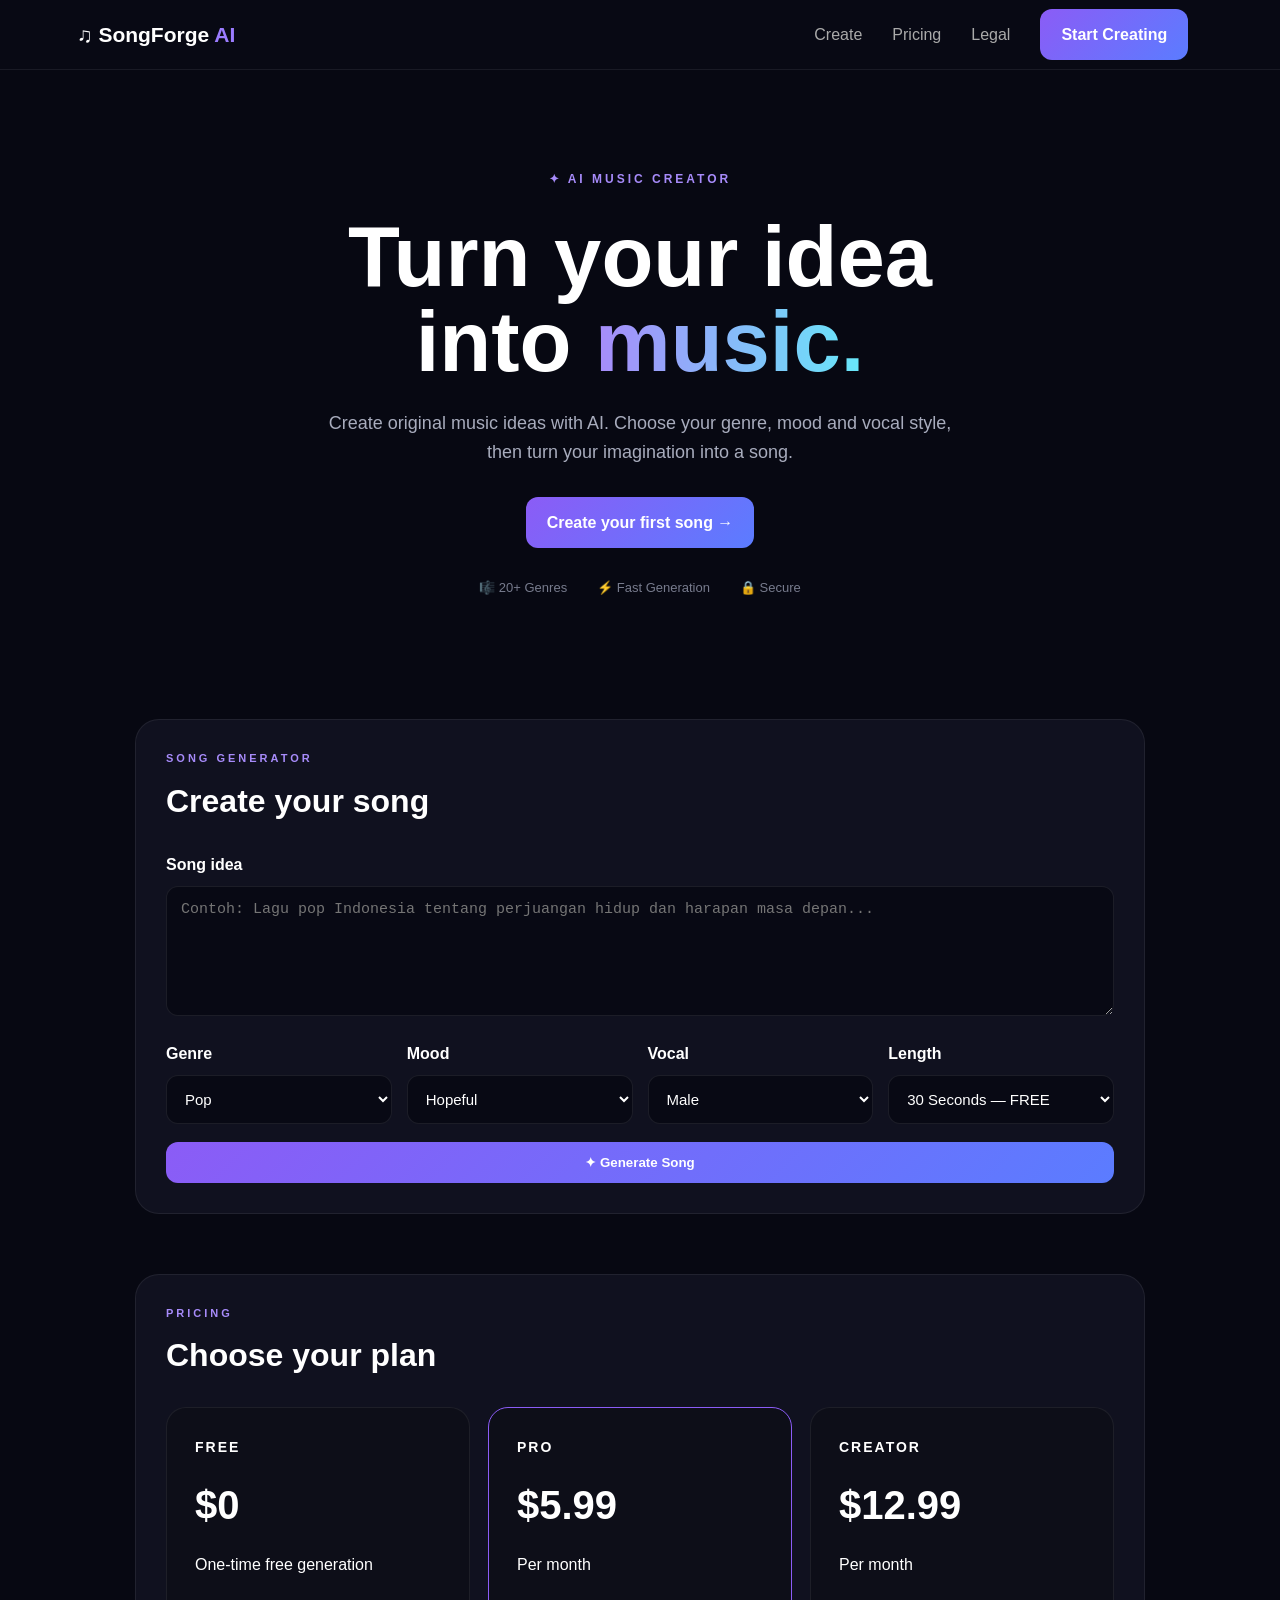
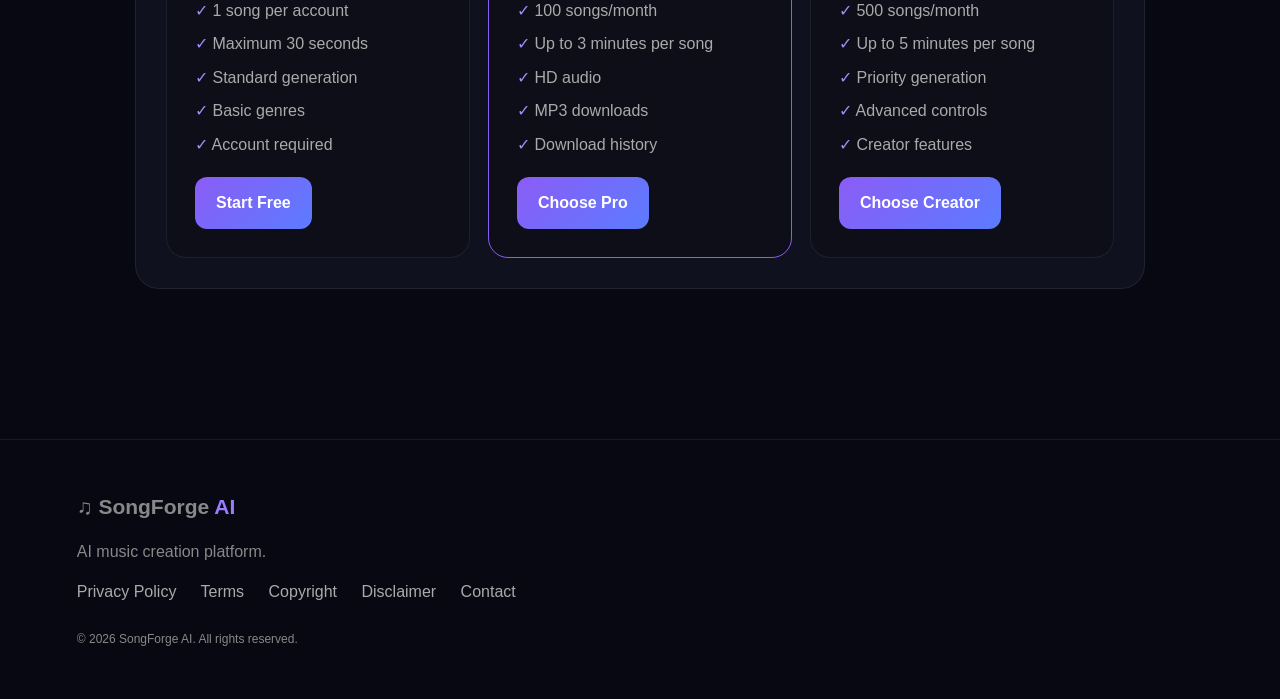
<file: index.html>
<!DOCTYPE html>
<html lang="id">
<head>
<meta charset="UTF-8">
<meta name="viewport" content="width=device-width, initial-scale=1.0">
<title>SongForge AI — AI Music Creator</title>
<meta name="description" content="SongForge AI - Create music with artificial intelligence.">
<style>
*{box-sizing:border-box;margin:0;padding:0}
body{
font-family:Arial,Helvetica,sans-serif;
background:#070812;
color:#fff;
line-height:1.6
}
nav{
height:70px;
display:flex;
align-items:center;
padding:0 6%;
border-bottom:1px solid #ffffff12;
background:#080914;
position:sticky;
top:0;
z-index:10
}
.logo{
font-size:21px;
font-weight:800;
margin-right:auto
}
.logo span{color:#9b7cff}
nav a{
color:#aaa;
text-decoration:none;
margin:0 15px
}
.btn{
display:inline-block;
padding:13px 21px;
border-radius:12px;
background:linear-gradient(135deg,#8b5cf6,#5b7cff);
color:white;
text-decoration:none;
font-weight:bold;
border:0;
cursor:pointer
}
.hero{
max-width:1050px;
margin:auto;
text-align:center;
padding:100px 20px
}
.badge{
color:#a78bfa;
font-size:12px;
font-weight:bold;
letter-spacing:3px
}
h1{
font-size:clamp(48px,8vw,85px);
line-height:1;
margin:25px 0
}
h1 span{
background:linear-gradient(90deg,#a78bfa,#67e8f9);
-webkit-background-clip:text;
color:transparent
}
.hero p{
max-width:650px;
margin:0 auto 30px;
color:#a8acbd;
font-size:18px
}
.stats{
display:flex;
justify-content:center;
gap:30px;
margin-top:30px;
color:#777b8d;
font-size:13px
}
.container{
max-width:1050px;
margin:auto;
padding:20px
}
.card{
background:#10111f;
border:1px solid #ffffff12;
border-radius:24px;
padding:30px;
margin-bottom:60px
}
.title{
color:#a78bfa;
font-size:11px;
font-weight:bold;
letter-spacing:3px
}
h2{
font-size:32px;
margin:8px 0 25px
}
textarea,select{
width:100%;
background:#080914;
border:1px solid #ffffff15;
border-radius:12px;
padding:14px;
color:white;
margin-top:8px;
font-size:15px
}
textarea{
height:130px;
resize:vertical
}
label{
display:block;
font-weight:bold;
margin-bottom:18px
}
.grid{
display:grid;
grid-template-columns:repeat(4,1fr);
gap:15px
}
.full{width:100%}
.result{
margin-top:25px;
padding:20px;
border-radius:18px;
background:#080914;
border:1px solid #ffffff12;
display:none
}
.pricing{
display:grid;
grid-template-columns:repeat(3,1fr);
gap:18px
}
.price{
background:#0d0e18;
border:1px solid #ffffff12;
padding:28px;
border-radius:20px
}
.price.featured{
border-color:#8b5cf6
}
.price h3{
font-size:14px;
letter-spacing:2px
}
.price strong{
display:block;
font-size:40px;
margin:15px 0
}
.price ul{
list-style:none;
color:#aaa;
margin:20px 0
}
.price li{
margin:8px 0
}
.price li:before{
content:"✓ ";
color:#a78bfa
}
footer{
border-top:1px solid #ffffff12;
padding:50px 6%;
margin-top:70px;
color:#888
}
footer a{
color:#aaa;
margin-right:20px;
text-decoration:none
}
@media(max-width:700px){
nav a{display:none}
.grid,.pricing{grid-template-columns:1fr}
.stats{flex-direction:column;gap:8px}
.hero{padding:70px 20px}
}
</style>
</head>

<body>

<nav>
<div class="logo">♫ SongForge <span>AI</span></div>
<a href="#create">Create</a>
<a href="#pricing">Pricing</a>
<a href="#legal">Legal</a>
<a class="btn" href="#create">Start Creating</a>
</nav>

<section class="hero">
<div class="badge">✦ AI MUSIC CREATOR</div>

<h1>Turn your idea<br>into <span>music.</span></h1>

<p>
Create original music ideas with AI. Choose your genre,
mood and vocal style, then turn your imagination into a song.
</p>

<a class="btn" href="#create">Create your first song →</a>

<div class="stats">
<span>🎼 20+ Genres</span>
<span>⚡ Fast Generation</span>
<span>🔒 Secure</span>
</div>
</section>

<div class="container">

<section id="create" class="card">

<div class="title">SONG GENERATOR</div>

<h2>Create your song</h2>

<form id="generator">

<label>
Song idea
<textarea id="prompt" placeholder="Contoh: Lagu pop Indonesia tentang perjuangan hidup dan harapan masa depan..." required></textarea>
</label>

<div class="grid">

<label>
Genre
<select id="genre">
<option>Pop</option>
<option>Rock</option>
<option>EDM</option>
<option>Hip-Hop</option>
<option>R&B</option>
<option>Jazz</option>
<option>Blues</option>
<option>Reggae</option>
<option>Gospel / Rohani</option>
<option>Classical</option>
<option>Lo-fi</option>
<option>Country</option>
<option>Dangdut</option>
<option>Cinematic</option>
</select>
</label>

<label>
Mood
<select id="mood">
<option>Hopeful</option>
<option>Happy</option>
<option>Sad</option>
<option>Epic</option>
<option>Peaceful</option>
<option>Romantic</option>
<option>Energetic</option>
<option>Dark</option>
</select>
</label>

<label>
Vocal
<select id="vocal">
<option>Male</option>
<option>Female</option>
<option>Instrumental</option>
<option>Duet</option>
</select>
</label>

<label>
Length
<select id="length">
<option>30 Seconds — FREE</option>
<option>1 Minute — PRO</option>
<option>2 Minutes — PRO</option>
<option>3 Minutes — PRO</option>
<option>4 Minutes — CREATOR</option>
<option>5 Minutes — CREATOR</option>
</select>
</label>

</div>

<button class="btn full" type="submit">
✦ Generate Song
</button>

</form>

<div id="result" class="result">
<h3>🎵 Song Request Created</h3>
<p id="resultText"></p>
<p style="color:#999;margin-top:10px">
AI audio engine akan kita sambungkan pada tahap backend berikutnya.
</p>
</div>

</section>

<section id="pricing" class="card">

<div class="title">PRICING</div>

<h2>Choose your plan</h2>

<div class="pricing">

<div class="price">
<h3>FREE</h3>
<strong>$0</strong>
<p>One-time free generation</p>
<ul>
<li>1 song per account</li>
<li>Maximum 30 seconds</li>
<li>Standard generation</li>
<li>Basic genres</li>
<li>Account required</li>
</ul>
<a class="btn" href="#create">Start Free</a>
</div>

<div class="price featured">
<h3>PRO</h3>
<strong>$5.99</strong>
<p>Per month</p>
<ul>
<li>100 songs/month</li>
<li>Up to 3 minutes per song</li>
<li>HD audio</li>
<li>MP3 downloads</li>
<li>Download history</li>
</ul>
<a class="btn" href="#">Choose Pro</a>
</div>

<div class="price">
<h3>CREATOR</h3>
<strong>$12.99</strong>
<p>Per month</p>
<ul>
<li>500 songs/month</li>
<li>Up to 5 minutes per song</li>
<li>Priority generation</li>
<li>Advanced controls</li>
<li>Creator features</li>
</ul>
<a class="btn" href="#">Choose Creator</a>
</div>

</div>

</section>

</div>

<footer id="legal">

<div class="logo">♫ SongForge <span>AI</span></div>

<p style="margin:15px 0">
AI music creation platform.
</p>

<a href="legal/privacy.html">Privacy Policy</a>
<a href="legal/terms.html">Terms</a>
<a href="legal/copyright.html">Copyright</a>
<a href="legal/disclaimer.html">Disclaimer</a>
<a href="legal/contact.html">Contact</a>

<p style="margin-top:25px;font-size:12px">
© 2026 SongForge AI. All rights reserved.
</p>

</footer>

<script>
const form=document.getElementById("generator");

form.addEventListener("submit",function(e){

e.preventDefault();

const prompt=document.getElementById("prompt").value;
const genre=document.getElementById("genre").value;
const mood=document.getElementById("mood").value;
const vocal=document.getElementById("vocal").value;
const length=document.getElementById("length").value;

const used=localStorage.getItem("songforge_free_used");

if(used==="1"){
alert("Free generation sudah digunakan pada perangkat ini. Silakan upgrade ke Pro atau Creator.");
return;
}

document.getElementById("resultText").innerText=
length+" • "+genre+" • "+mood+" • "+vocal+" • "+prompt;

document.getElementById("result").style.display="block";

localStorage.setItem("songforge_free_used","1");

});
</script>

</body>
</html>
</file>
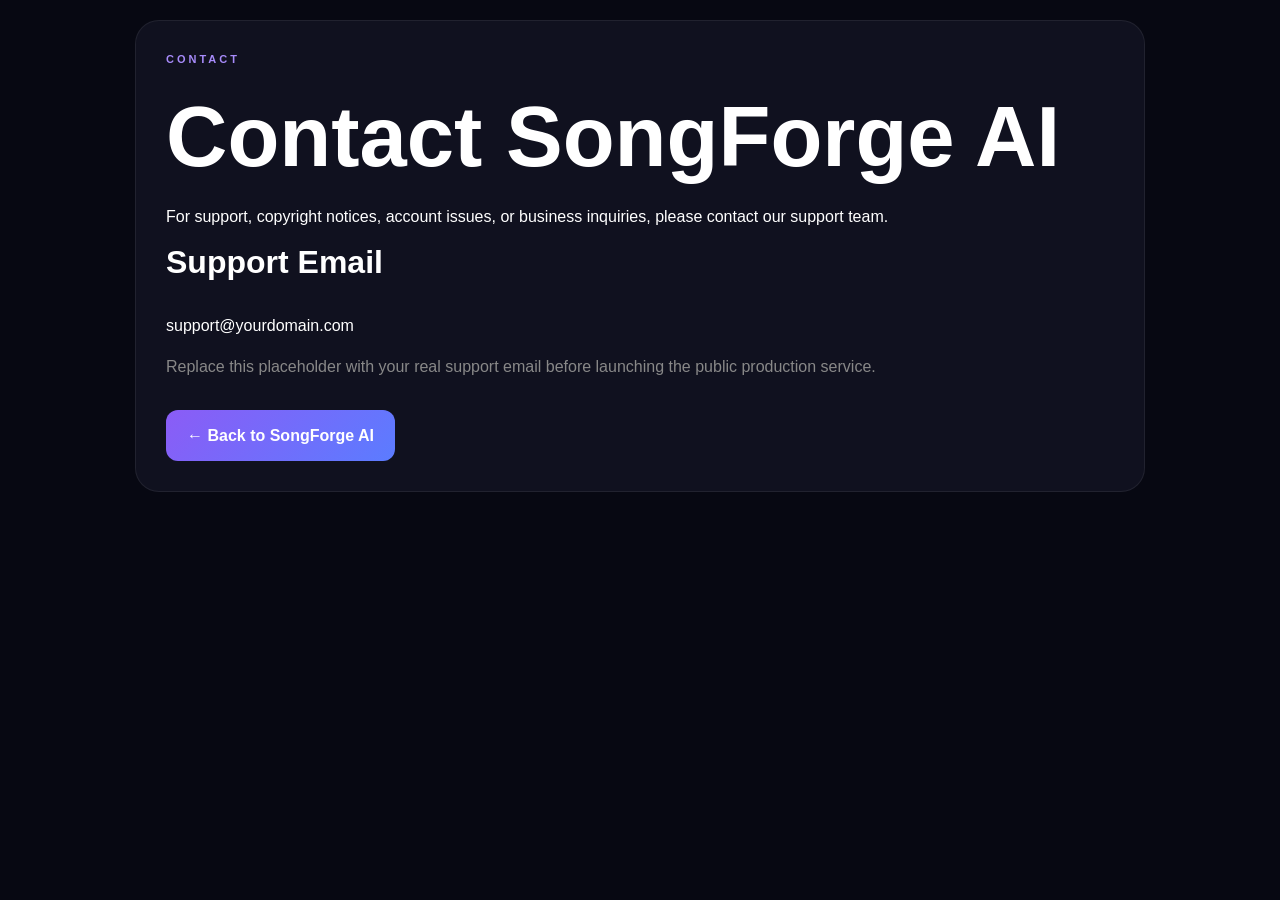
<file: legal/contact.html>
<!DOCTYPE html>
<html lang="en">
<head>
<meta charset="UTF-8">
<meta name="viewport" content="width=device-width,initial-scale=1">
<title>Contact — SongForge AI</title>
<link rel="stylesheet" href="../css/style.css">
</head>
<body>

<div class="container">
<section class="card">

<div class="title">CONTACT</div>
<h1>Contact SongForge AI</h1>

<p>
For support, copyright notices, account issues, or business inquiries,
please contact our support team.
</p>

<h2>Support Email</h2>

<p>
support@yourdomain.com
</p>

<p style="color:#888;margin-top:15px">
Replace this placeholder with your real support email before launching
the public production service.
</p>

<p style="margin-top:30px">
<a class="btn" href="../index.html">← Back to SongForge AI</a>
</p>

</section>
</div>

</body>
</html>
</file>
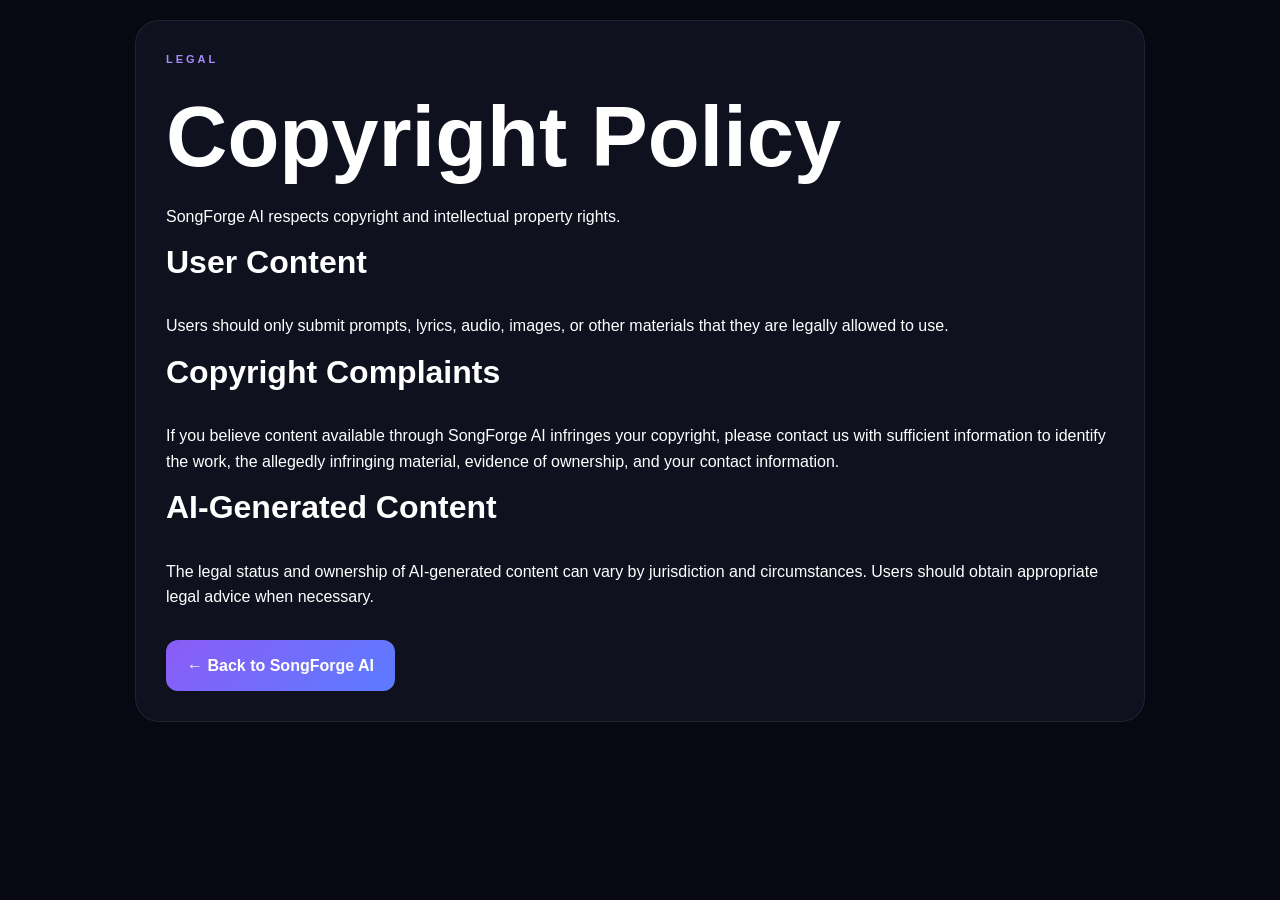
<file: legal/copyright.html>
<!DOCTYPE html>
<html lang="en">
<head>
<meta charset="UTF-8">
<meta name="viewport" content="width=device-width,initial-scale=1">
<title>Copyright Policy — SongForge AI</title>
<link rel="stylesheet" href="../css/style.css">
</head>
<body>

<div class="container">
<section class="card">

<div class="title">LEGAL</div>
<h1>Copyright Policy</h1>

<p>
SongForge AI respects copyright and intellectual property rights.
</p>

<h2>User Content</h2>
<p>
Users should only submit prompts, lyrics, audio, images, or other
materials that they are legally allowed to use.
</p>

<h2>Copyright Complaints</h2>
<p>
If you believe content available through SongForge AI infringes your
copyright, please contact us with sufficient information to identify
the work, the allegedly infringing material, evidence of ownership,
and your contact information.
</p>

<h2>AI-Generated Content</h2>
<p>
The legal status and ownership of AI-generated content can vary by
jurisdiction and circumstances. Users should obtain appropriate legal
advice when necessary.
</p>

<p style="margin-top:30px">
<a class="btn" href="../index.html">← Back to SongForge AI</a>
</p>

</section>
</div>

</body>
</html>
</file>
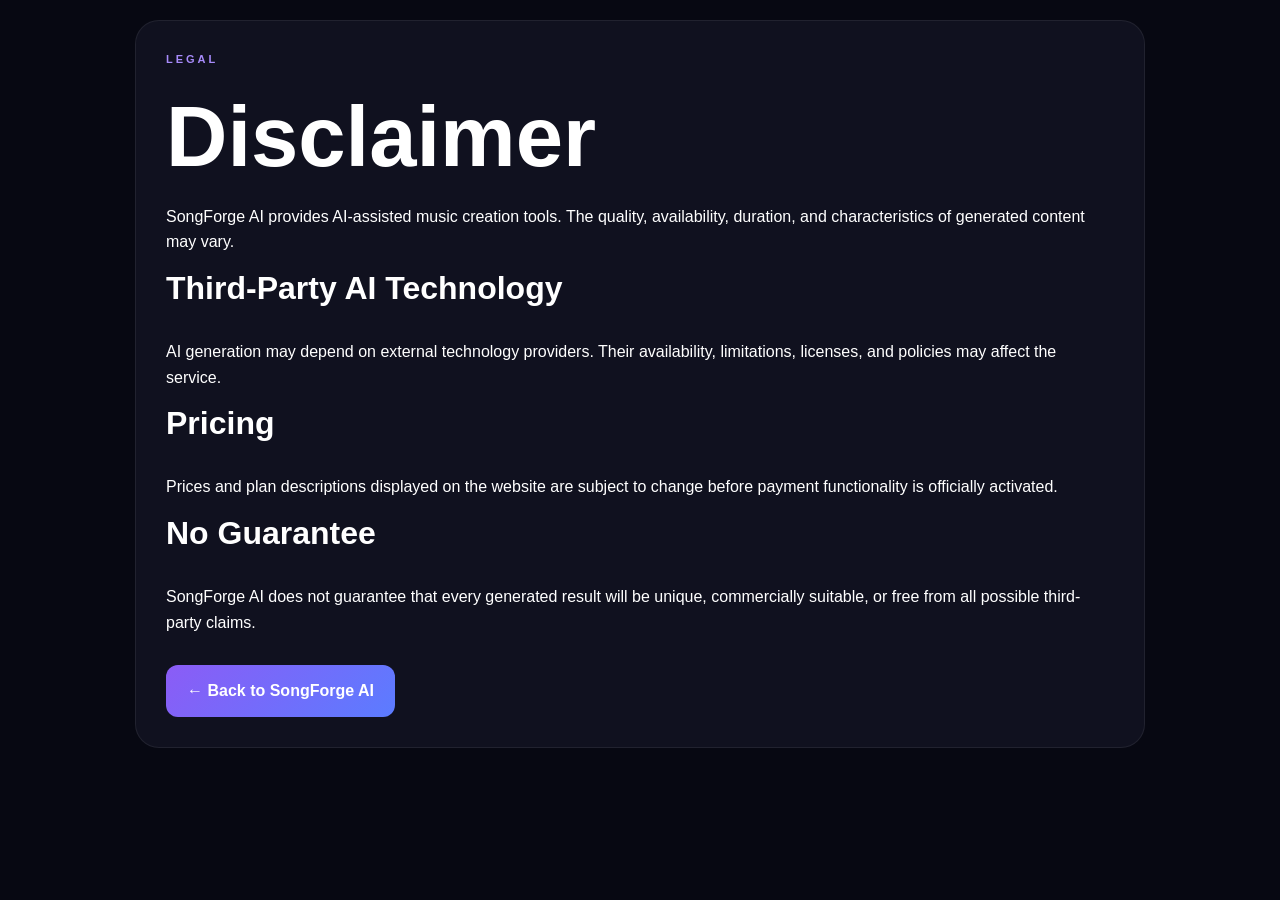
<file: legal/disclaimer.html>
<!DOCTYPE html>
<html lang="en">
<head>
<meta charset="UTF-8">
<meta name="viewport" content="width=device-width,initial-scale=1">
<title>Disclaimer — SongForge AI</title>
<link rel="stylesheet" href="../css/style.css">
</head>
<body>

<div class="container">
<section class="card">

<div class="title">LEGAL</div>
<h1>Disclaimer</h1>

<p>
SongForge AI provides AI-assisted music creation tools. The quality,
availability, duration, and characteristics of generated content may
vary.
</p>

<h2>Third-Party AI Technology</h2>
<p>
AI generation may depend on external technology providers. Their
availability, limitations, licenses, and policies may affect the
service.
</p>

<h2>Pricing</h2>
<p>
Prices and plan descriptions displayed on the website are subject to
change before payment functionality is officially activated.
</p>

<h2>No Guarantee</h2>
<p>
SongForge AI does not guarantee that every generated result will be
unique, commercially suitable, or free from all possible third-party
claims.
</p>

<p style="margin-top:30px">
<a class="btn" href="../index.html">← Back to SongForge AI</a>
</p>

</section>
</div>

</body>
</html>
</file>
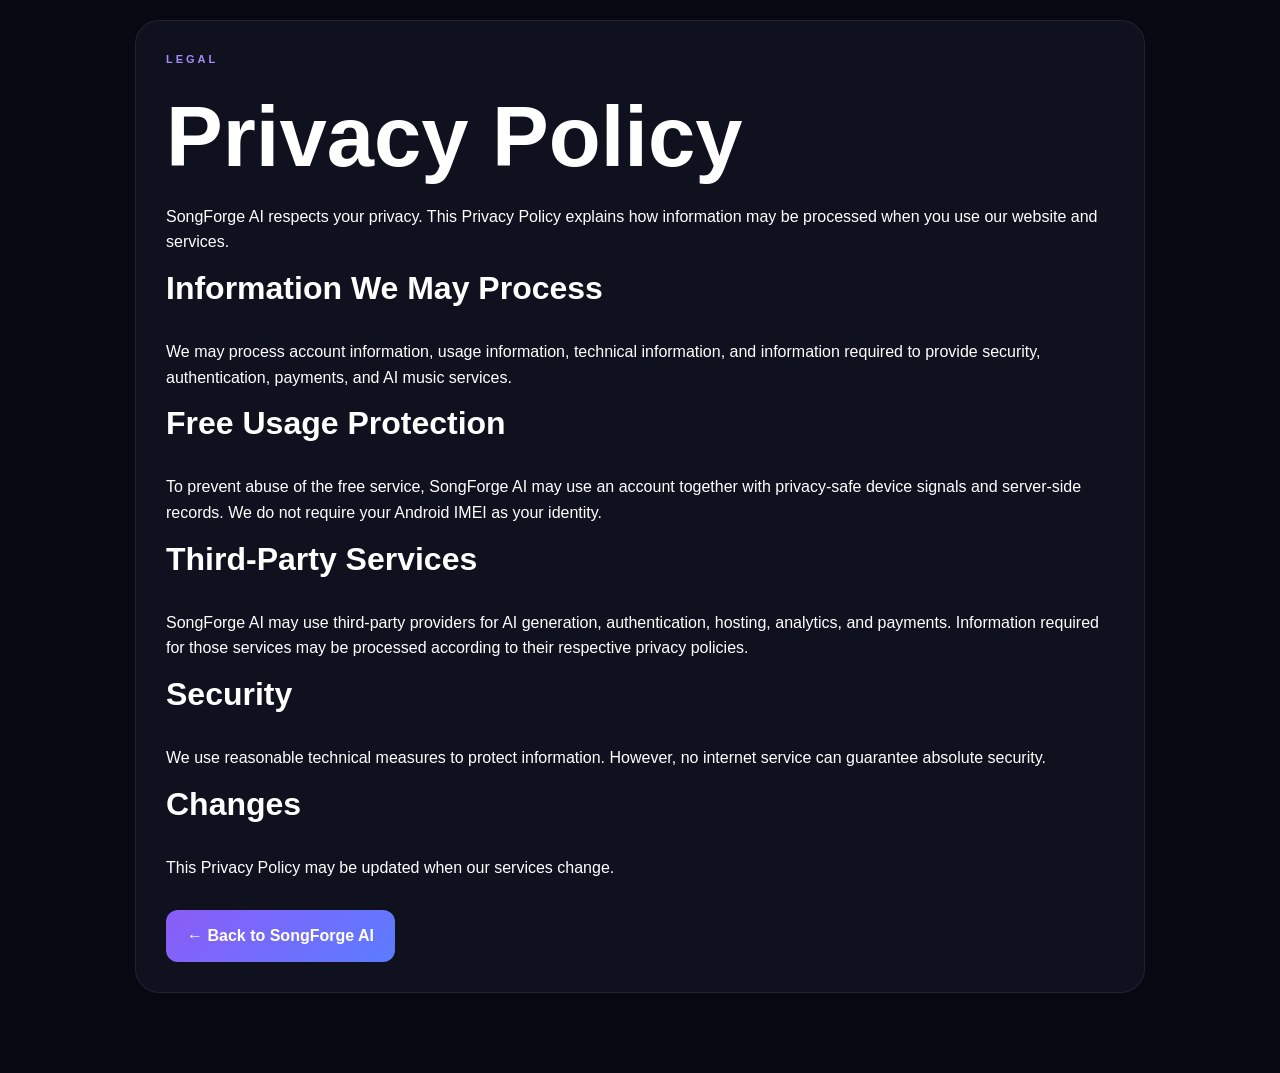
<file: legal/privacy.html>
<!DOCTYPE html>
<html lang="en">
<head>
<meta charset="UTF-8">
<meta name="viewport" content="width=device-width,initial-scale=1">
<title>Privacy Policy — SongForge AI</title>
<link rel="stylesheet" href="../css/style.css">
</head>
<body>

<div class="container">
<section class="card">

<div class="title">LEGAL</div>
<h1>Privacy Policy</h1>

<p>
SongForge AI respects your privacy. This Privacy Policy explains
how information may be processed when you use our website and services.
</p>

<h2>Information We May Process</h2>
<p>
We may process account information, usage information, technical
information, and information required to provide security,
authentication, payments, and AI music services.
</p>

<h2>Free Usage Protection</h2>
<p>
To prevent abuse of the free service, SongForge AI may use an account
together with privacy-safe device signals and server-side records.
We do not require your Android IMEI as your identity.
</p>

<h2>Third-Party Services</h2>
<p>
SongForge AI may use third-party providers for AI generation,
authentication, hosting, analytics, and payments. Information required
for those services may be processed according to their respective
privacy policies.
</p>

<h2>Security</h2>
<p>
We use reasonable technical measures to protect information.
However, no internet service can guarantee absolute security.
</p>

<h2>Changes</h2>
<p>
This Privacy Policy may be updated when our services change.
</p>

<p style="margin-top:30px">
<a class="btn" href="../index.html">← Back to SongForge AI</a>
</p>

</section>
</div>

</body>
</html>
</file>
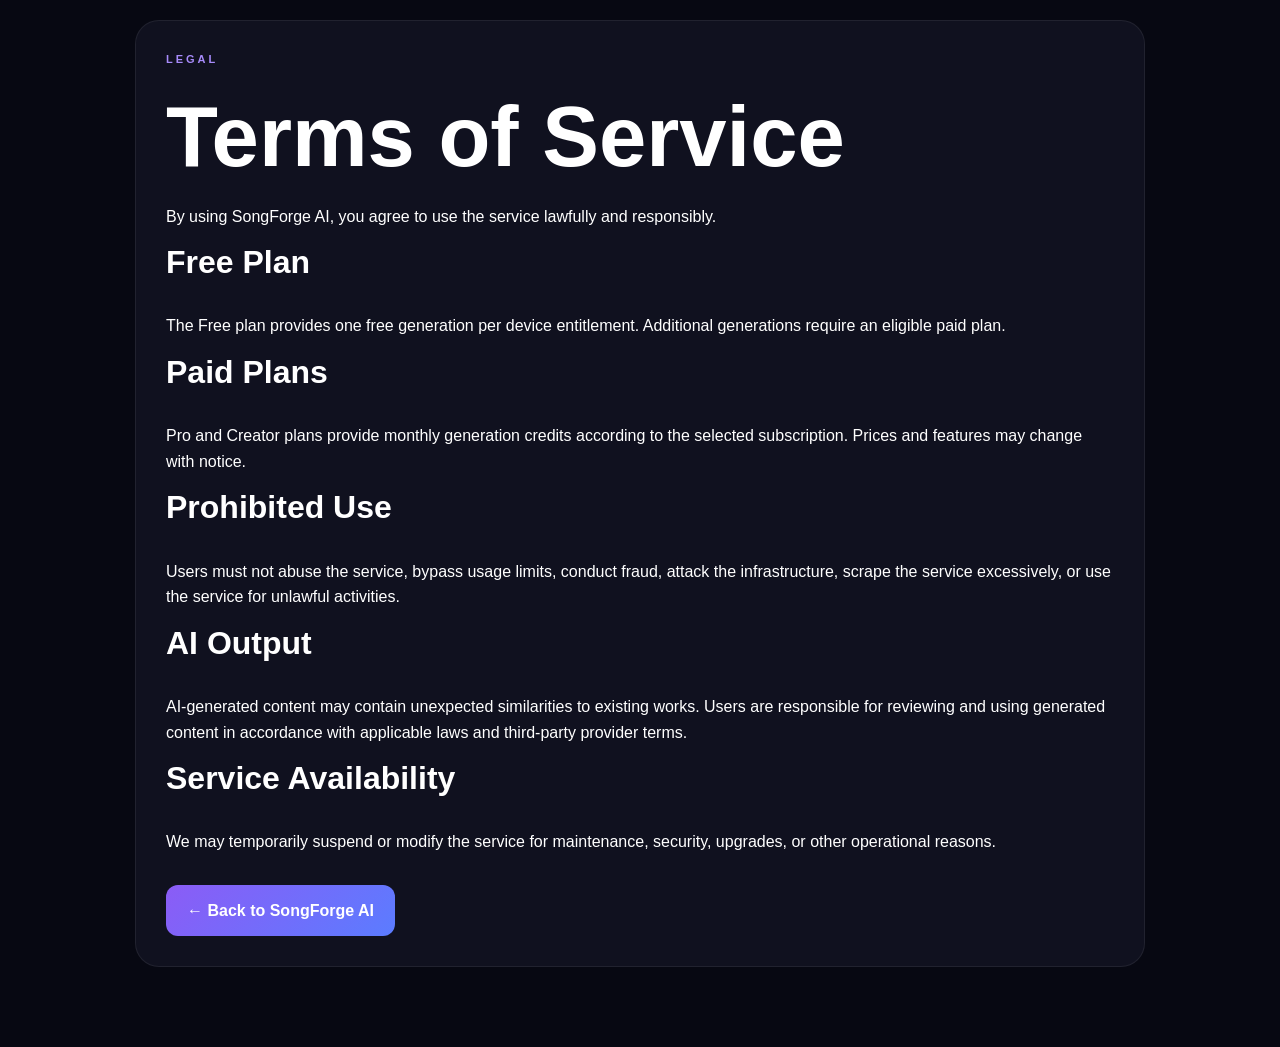
<file: legal/terms.html>
<!DOCTYPE html>
<html lang="en">
<head>
<meta charset="UTF-8">
<meta name="viewport" content="width=device-width,initial-scale=1">
<title>Terms of Service — SongForge AI</title>
<link rel="stylesheet" href="../css/style.css">
</head>
<body>

<div class="container">
<section class="card">

<div class="title">LEGAL</div>
<h1>Terms of Service</h1>

<p>
By using SongForge AI, you agree to use the service lawfully and
responsibly.
</p>

<h2>Free Plan</h2>
<p>
The Free plan provides one free generation per device entitlement.
Additional generations require an eligible paid plan.
</p>

<h2>Paid Plans</h2>
<p>
Pro and Creator plans provide monthly generation credits according to
the selected subscription. Prices and features may change with notice.
</p>

<h2>Prohibited Use</h2>
<p>
Users must not abuse the service, bypass usage limits, conduct fraud,
attack the infrastructure, scrape the service excessively, or use the
service for unlawful activities.
</p>

<h2>AI Output</h2>
<p>
AI-generated content may contain unexpected similarities to existing
works. Users are responsible for reviewing and using generated content
in accordance with applicable laws and third-party provider terms.
</p>

<h2>Service Availability</h2>
<p>
We may temporarily suspend or modify the service for maintenance,
security, upgrades, or other operational reasons.
</p>

<p style="margin-top:30px">
<a class="btn" href="../index.html">← Back to SongForge AI</a>
</p>

</section>
</div>

</body>
</html>
</file>
<file: css/style.css>
*{
    box-sizing:border-box;
    margin:0;
    padding:0;
}

html{
    scroll-behavior:smooth;
}

body{
    font-family:Arial,Helvetica,sans-serif;
    background:#070812;
    color:#fff;
    line-height:1.6;
}

a{
    color:inherit;
    text-decoration:none;
}

nav{
    height:70px;
    display:flex;
    align-items:center;
    padding:0 6%;
    border-bottom:1px solid #ffffff12;
    background:#080914;
    position:sticky;
    top:0;
    z-index:10;
}

.logo{
    font-size:21px;
    font-weight:800;
    margin-right:auto;
}

.logo span{
    color:#9b7cff;
}

nav a{
    color:#aaa;
    margin:0 15px;
}

.btn{
    display:inline-block;
    padding:13px 21px;
    border-radius:12px;
    background:linear-gradient(135deg,#8b5cf6,#5b7cff);
    color:#fff;
    font-weight:bold;
    border:0;
    cursor:pointer;
}

.hero{
    max-width:1050px;
    margin:auto;
    text-align:center;
    padding:100px 20px;
}

.badge{
    color:#a78bfa;
    font-size:12px;
    font-weight:bold;
    letter-spacing:3px;
}

h1{
    font-size:clamp(48px,8vw,85px);
    line-height:1;
    margin:25px 0;
}

h1 span{
    background:linear-gradient(90deg,#a78bfa,#67e8f9);
    -webkit-background-clip:text;
    color:transparent;
}

.hero p{
    max-width:650px;
    margin:0 auto 30px;
    color:#a8acbd;
    font-size:18px;
}

.stats{
    display:flex;
    justify-content:center;
    gap:30px;
    margin-top:30px;
    color:#777b8d;
    font-size:13px;
}

.container{
    max-width:1050px;
    margin:auto;
    padding:20px;
}

.card{
    background:#10111f;
    border:1px solid #ffffff12;
    border-radius:24px;
    padding:30px;
    margin-bottom:60px;
}

.title{
    color:#a78bfa;
    font-size:11px;
    font-weight:bold;
    letter-spacing:3px;
}

h2{
    font-size:32px;
    margin:8px 0 25px;
}

textarea,
select{
    width:100%;
    background:#080914;
    border:1px solid #ffffff15;
    border-radius:12px;
    padding:14px;
    color:white;
    margin-top:8px;
    font-size:15px;
}

textarea{
    height:130px;
    resize:vertical;
}

label{
    display:block;
    font-weight:bold;
    margin-bottom:18px;
}

.grid{
    display:grid;
    grid-template-columns:repeat(4,1fr);
    gap:15px;
}

.full{
    width:100%;
}

.result{
    margin-top:25px;
    padding:20px;
    border-radius:18px;
    background:#080914;
    border:1px solid #ffffff12;
    display:none;
}

.pricing{
    display:grid;
    grid-template-columns:repeat(3,1fr);
    gap:18px;
}

.price{
    background:#0d0e18;
    border:1px solid #ffffff12;
    padding:28px;
    border-radius:20px;
}

.price.featured{
    border-color:#8b5cf6;
}

.price h3{
    font-size:14px;
    letter-spacing:2px;
}

.price strong{
    display:block;
    font-size:40px;
    margin:15px 0;
}

.price ul{
    list-style:none;
    color:#aaa;
    margin:20px 0;
}

.price li{
    margin:8px 0;
}

.price li:before{
    content:"✓ ";
    color:#a78bfa;
}

footer{
    border-top:1px solid #ffffff12;
    padding:50px 6%;
    margin-top:70px;
    color:#888;
}

footer a{
    color:#aaa;
    margin-right:20px;
}

@media(max-width:700px){

    nav a{
        display:none;
    }

    .grid,
    .pricing{
        grid-template-columns:1fr;
    }

    .stats{
        flex-direction:column;
        gap:8px;
    }

    .hero{
        padding:70px 20px;
    }

}
</file>
